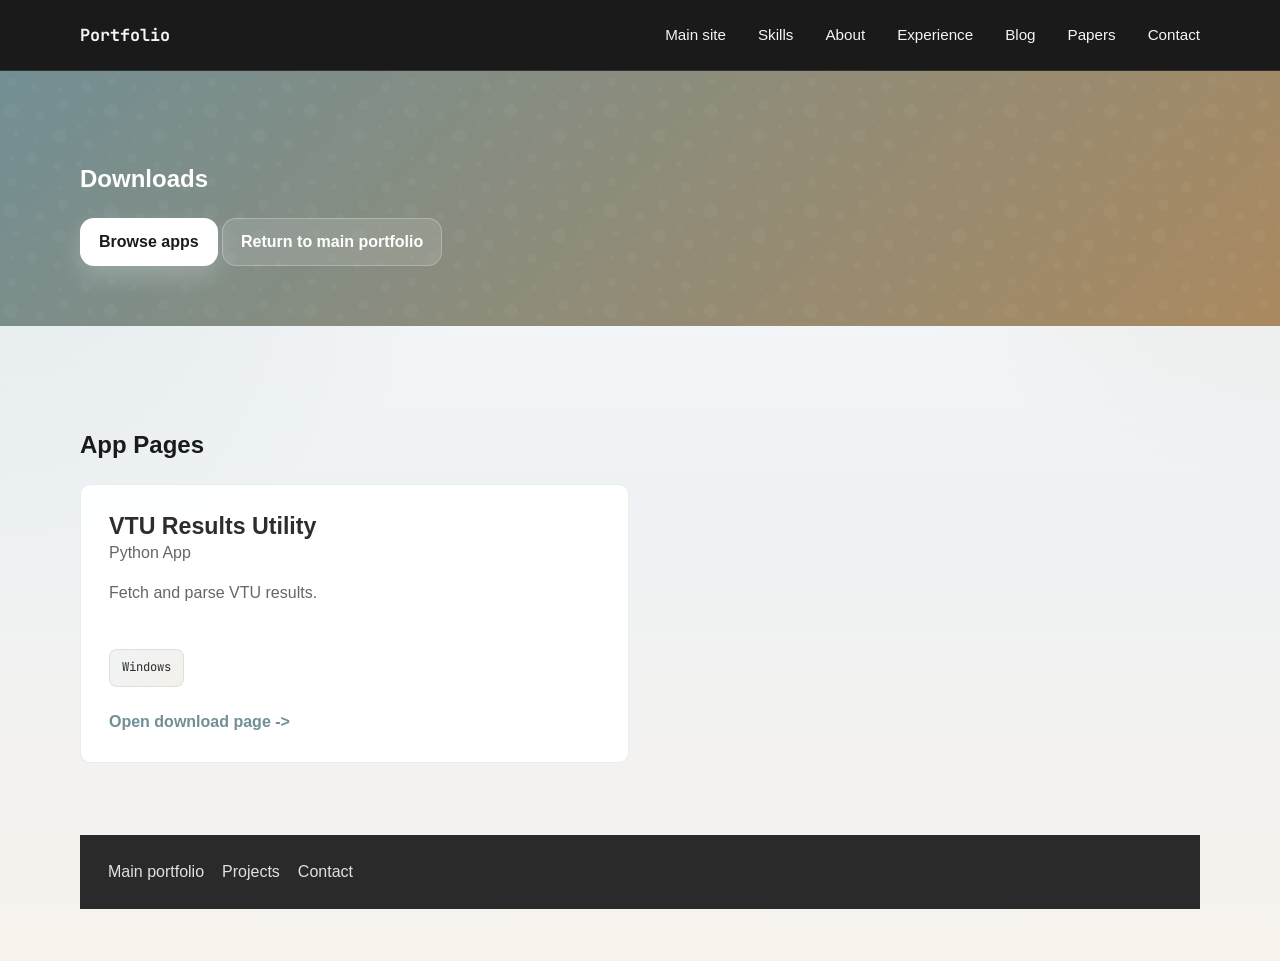
<file: downloads/index.html>
<!doctype html>
<html lang="en">
  <head>
    <meta charset="UTF-8" />
    <meta name="viewport" content="width=device-width, initial-scale=1.0" />
    <title>Downloads | SamStack</title>
    <link rel="icon" type="image/svg+xml" href="../favicon.svg" />
    <link rel="preconnect" href="https://fonts.googleapis.com" />
    <link rel="preconnect" href="https://fonts.gstatic.com" crossorigin />
    <link
      href="https://fonts.googleapis.com/css2?family=Playfair+Display:wght@600;700;900&family=JetBrains+Mono:wght@400;600;700&display=swap"
      rel="stylesheet"
    />
    <link rel="stylesheet" href="./styles.css" />
  </head>
  <body data-page="downloads-index">
   
 <nav>
      <div class="container">
        <a href="#" class="logo">Portfolio</a>
        <ul class="nav-links">
          <li><a href="../index.html">Main site</a></li>
          <li><a href="../index.html#skills">Skills</a></li>
          <li><a href="../index.html#about">About</a></li>
          <li><a href="../index.html#experience">Experience</a></li>
          <li><a href="../index.html#blog">Blog</a></li>
          <li><a href="../index.html#papers">Papers</a></li>
          <li><a href="../index.html#contact">Contact</a></li>
        </ul>
      </div>
    </nav>
    <main>
      <section class="hero">
        <div class="container">
          <div class="hero-shell">
            <div class="hero-grid">
              <div>
                <h1 id="downloadsTitle">Downloads</h1>
                
                <div class="hero-actions">
                  <a class="btn btn-primary" href="#apps">Browse apps</a>
                  <a class="btn btn-secondary" href="../index.html">Return to main portfolio</a>
                </div>
              </div>
             
            </div>
          </div>
        </div>
      </section>

      <section class="content-section" id="apps">
        <div class="container">
          <h2 class="section-heading">App Pages</h2>
         
          <div class="apps-grid" id="appsGrid" aria-live="polite"></div>
        </div>
      </section>
    </main>

    <footer class="site-footer">
      <div class="container">
        <div class="footer-shell">
          <div class="footer-links">
            <a href="../index.html">Main portfolio</a>
            <a href="../index.html#projects">Projects</a>
            <a href="../index.html#contact">Contact</a>
          </div>
        </div>
      </div>
    </footer>

    <script src="./downloads.js"></script>
  </body>
</html>
</file>
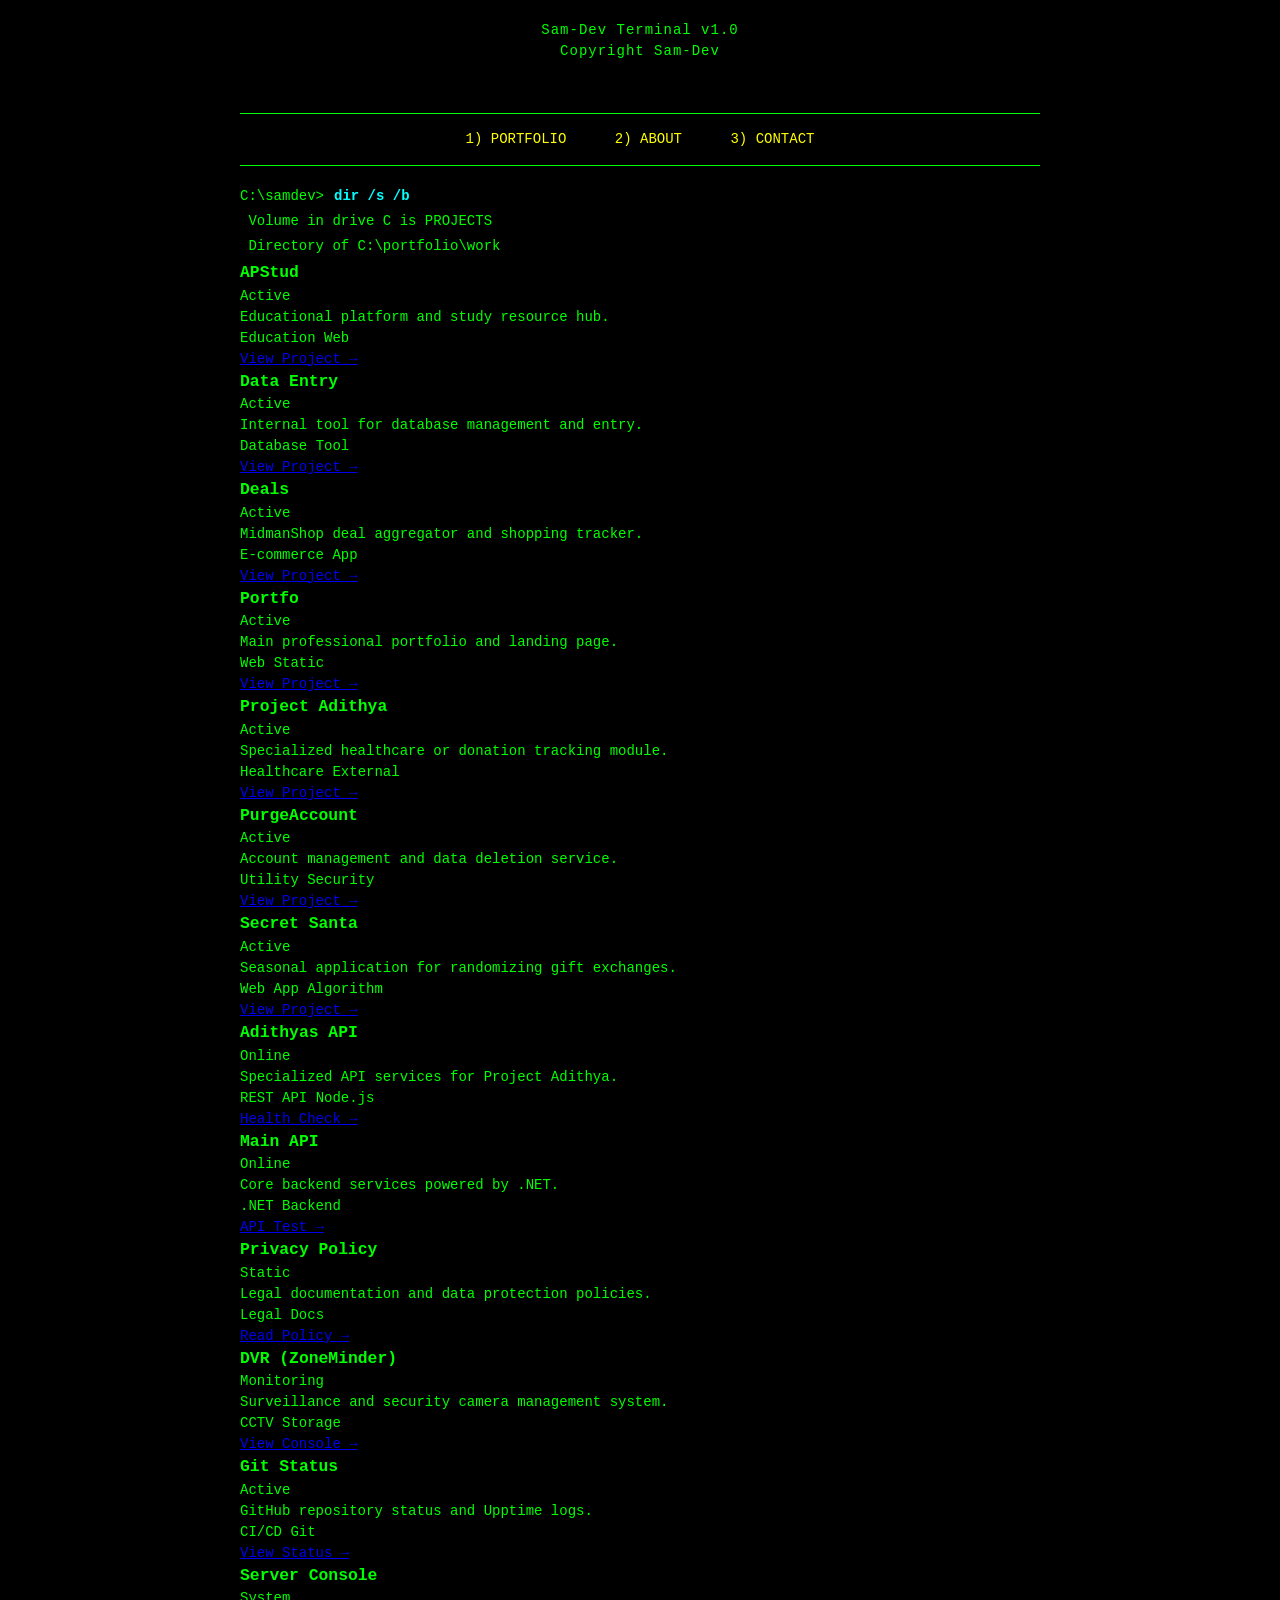
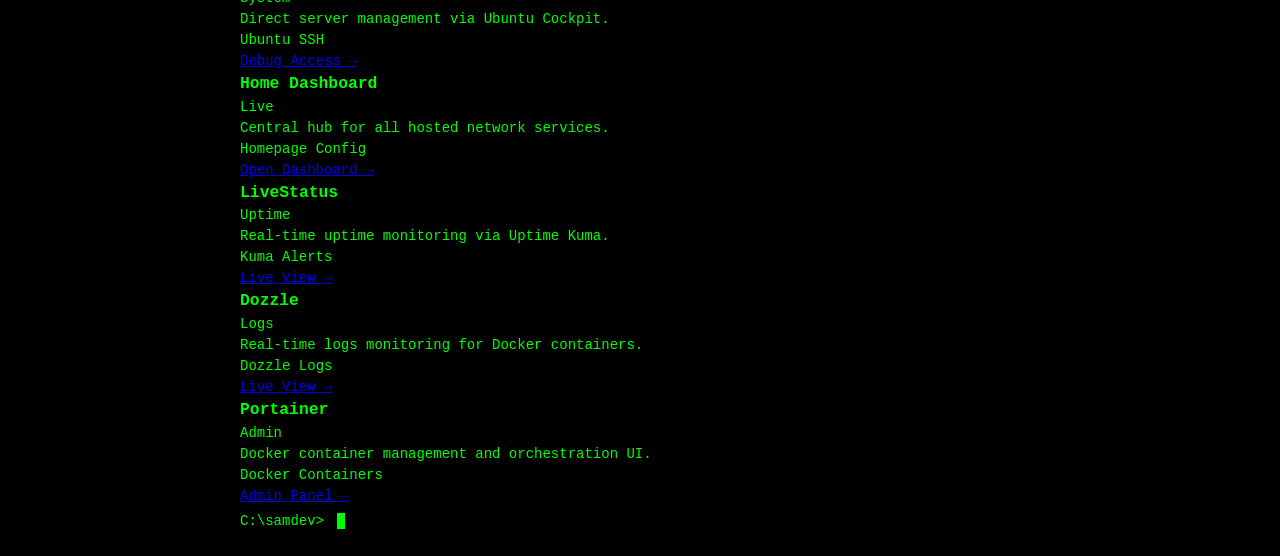
<file: alt.html>
<!DOCTYPE html>
<html lang="en">
<head>
   <link rel="icon" type="image/svg+xml" href="/favicon.svg">

    <meta charset="UTF-8">
    <meta name="viewport" content="width=device-width, initial-scale=1.0">
    <title>sam-dev portfolio</title>
    <style>
        * {
            margin: 0;
            padding: 0;
            box-sizing: border-box;
        }

        body {
            background: #000000;
            color: #00ff00;
            font-family: 'Courier New', monospace;
            font-size: 14px;
            line-height: 1.5;
            padding: 20px;
            min-height: 100vh;
            overflow-x: hidden;
        }

        .terminal {
            max-width: 800px;
            margin: 0 auto;
        }

        .line {
            margin-bottom: 8px;
            white-space: pre-wrap;
            word-wrap: break-word;
        }

        .prompt {
            color: #00ff00;
        }

        .user-input {
            color: #00ffff;
            font-weight: bold;
        }

        .output {
            color: #00ff00;
        }

        .header-text {
            color: #00ff00;
            text-align: center;
            margin-bottom: 30px;
            letter-spacing: 1px;
        }

        .menu {
            color: #ffff00;
            margin-bottom: 20px;
            text-align: center;
        }

        .menu-item {
            display: inline-block;
            margin: 0 15px;
            cursor: pointer;
            padding: 5px;
        }

        .menu-item:hover {
            background: #00ff00;
            color: #000000;
        }

        .section {
            display: none;
            margin-top: 20px;
        }

        .section.active {
            display: block;
        }

        .divider {
            color: #00ff00;
            margin: 20px 0;
            text-align: center;
        }

        .terminal-form {
  max-width: 520px;
}

.line {
  display: flex;
  align-items: center;
  gap: 10px;
  margin: 4px 0;
}

.prompt {
  min-width: 70px;
}

.input-field.inline {
  flex: 1;
}

.input-field.block {
  width: 100%;
}

textarea.input-field {
  resize: none;
}

.button-line {
  margin-top: 8px;
  gap: 12px;
}

        .input-field {
            background: transparent;
            border: none;
            color: #00ffff;
            font-family: 'Courier New', monospace;
            font-size: 14px;
            outline: none;
            width: 100%;
        }

        .input-field::placeholder {
            color: #008080;
        }

        .button-line {
            margin-top: 15px;
        }

        .btn {
            background: transparent;
            border: 1px solid #00ff00;
            color: #00ff00;
            padding: 5px 15px;
            margin-right: 10px;
            cursor: pointer;
            font-family: 'Courier New', monospace;
            font-size: 12px;
        }

        .btn:hover {
            background: #00ff00;
            color: #000000;
        }

        .project-item {
            margin-bottom: 15px;
            padding-left: 20px;
        }

        .project-name {
            color: #ffff00;
        }

        .project-desc {
            color: #00ff00;
            margin-left: 20px;
            margin-top: 5px;
        }

        .project-tags {
            color: #00ffff;
            font-size: 12px;
            margin-left: 20px;
            margin-top: 3px;
        }

        .cursor {
            display: inline-block;
            width: 8px;
            height: 16px;
            background: #00ff00;
            margin-left: 3px;
            animation: blink 1s infinite;
        }

        @keyframes blink {
            0%, 49% { opacity: 1; }
            50%, 100% { opacity: 0; }
        }
    </style>
</head>
<body>
    <div class="terminal">
        <div class="header-text">
            Sam-Dev Terminal v1.0<br>
            Copyright Sam-Dev<br>
            <br>
        </div>

        <div class="menu" style="border-top: 1px solid #00ff00; border-bottom: 1px solid #00ff00; padding: 10px;">
            <span class="menu-item" onclick="showSection('work')">1) PORTFOLIO</span>
            <span class="menu-item" onclick="showSection('about')">2) ABOUT</span>
            <span class="menu-item" onclick="showSection('contact')">3) CONTACT</span>
        </div>

        <!-- WORK SECTION -->
        <div id="work" class="section active">
            <div class="line"><span class="prompt">C:\samdev></span> <span class="user-input">dir /s /b</span></div>
            <div class="line"><span class="output"> Volume in drive C is PROJECTS</span></div>
            <div class="line"><span class="output"> Directory of C:\portfolio\work</span></div>

<!-- HERE -->
<div class="project-card" data-category="web">
  <div class="project-header">
    <h3 class="project-title">APStud</h3>
    <span class="project-status status-active">Active</span>
  </div>
  <p class="project-description">Educational platform and study resource hub.</p>
  <div class="tech-stack">
    <span class="tech-badge">Education</span>
    <span class="tech-badge">Web</span>
  </div>
  <a href="https://apstud.samstack.site" class="project-link">View Project →</a>
</div>

<div class="project-card" data-category="web">
  <div class="project-header">
    <h3 class="project-title">Data Entry</h3>
    <span class="project-status status-active">Active</span>
  </div>
  <p class="project-description">Internal tool for database management and entry.</p>
  <div class="tech-stack">
    <span class="tech-badge">Database</span>
    <span class="tech-badge">Tool</span>
  </div>
  <a href="https://dataentry.samstack.site" class="project-link">View Project →</a>
</div>

<div class="project-card" data-category="web">
  <div class="project-header">
    <h3 class="project-title">Deals</h3>
    <span class="project-status status-active">Active</span>
  </div>
  <p class="project-description">MidmanShop deal aggregator and shopping tracker.</p>
  <div class="tech-stack">
    <span class="tech-badge">E-commerce</span>
    <span class="tech-badge">App</span>
  </div>
  <a href="https://deals.samstack.site" class="project-link">View Project →</a>
</div>

<div class="project-card" data-category="web">
  <div class="project-header">
    <h3 class="project-title">Portfo</h3>
    <span class="project-status status-active">Active</span>
  </div>
  <p class="project-description">Main professional portfolio and landing page.</p>
  <div class="tech-stack">
    <span class="tech-badge">Web</span>
    <span class="tech-badge">Static</span>
  </div>
  <a href="https://www.samstack.site" class="project-link">View Project →</a>
</div>

<div class="project-card" data-category="web">
  <div class="project-header">
    <h3 class="project-title">Project Adithya</h3>
    <span class="project-status status-active">Active</span>
  </div>
  <p class="project-description">Specialized healthcare or donation tracking module.</p>
  <div class="tech-stack">
    <span class="tech-badge">Healthcare</span>
    <span class="tech-badge">External</span>
  </div>
  <a href="https://projectadithya.samstack.site" class="project-link">View Project →</a>
</div>

<div class="project-card" data-category="web">
  <div class="project-header">
    <h3 class="project-title">PurgeAccount</h3>
    <span class="project-status status-active">Active</span>
  </div>
  <p class="project-description">Account management and data deletion service.</p>
  <div class="tech-stack">
    <span class="tech-badge">Utility</span>
    <span class="tech-badge">Security</span>
  </div>
  <a href="https://purgeaccount.samstack.site" class="project-link">View Project →</a>
</div>

<div class="project-card" data-category="app">
  <div class="project-header">
    <h3 class="project-title">Secret Santa</h3>
    <span class="project-status status-active">Active</span>
  </div>
  <p class="project-description">Seasonal application for randomizing gift exchanges.</p>
  <div class="tech-stack">
    <span class="tech-badge">Web App</span>
    <span class="tech-badge">Algorithm</span>
  </div>
  <a href="https://secretsanta.samstack.site" class="project-link">View Project →</a>
</div>

<div class="project-card" data-category="api">
  <div class="project-header">
    <h3 class="project-title">Adithyas API</h3>
    <span class="project-status status-active">Online</span>
  </div>
  <p class="project-description">Specialized API services for Project Adithya.</p>
  <div class="tech-stack">
    <span class="tech-badge">REST API</span>
    <span class="tech-badge">Node.js</span>
  </div>
  <a href="https://adithyasapi.samstack.site/api/health" class="project-link">Health Check →</a>
</div>

<div class="project-card" data-category="api">
  <div class="project-header">
    <h3 class="project-title">Main API</h3>
    <span class="project-status status-active">Online</span>
  </div>
  <p class="project-description">Core backend services powered by .NET.</p>
  <div class="tech-stack">
    <span class="tech-badge">.NET</span>
    <span class="tech-badge">Backend</span>
  </div>
  <a href="https://api.samstack.site/api/test" class="project-link">API Test →</a>
</div>

<div class="project-card" data-category="legal">
  <div class="project-header">
    <h3 class="project-title">Privacy Policy</h3>
    <span class="project-status status-active">Static</span>
  </div>
  <p class="project-description">Legal documentation and data protection policies.</p>
  <div class="tech-stack">
    <span class="tech-badge">Legal</span>
    <span class="tech-badge">Docs</span>
  </div>
  <a href="https://www.samstack.site/privacy" class="project-link">Read Policy →</a>
</div>

<div class="project-card" data-category="infra">
  <div class="project-header">
    <h3 class="project-title">DVR (ZoneMinder)</h3>
    <span class="project-status status-active">Monitoring</span>
  </div>
  <p class="project-description">Surveillance and security camera management system.</p>
  <div class="tech-stack">
    <span class="tech-badge">CCTV</span>
    <span class="tech-badge">Storage</span>
  </div>
  <a href="https://dvr.samstack.site" class="project-link">View Console →</a>
</div>

<div class="project-card" data-category="infra">
  <div class="project-header">
    <h3 class="project-title">Git Status</h3>
    <span class="project-status status-active">Active</span>
  </div>
  <p class="project-description">GitHub repository status and Upptime logs.</p>
  <div class="tech-stack">
    <span class="tech-badge">CI/CD</span>
    <span class="tech-badge">Git</span>
  </div>
  <a href="https://status.samstack.site" class="project-link">View Status →</a>
</div>

<div class="project-card" data-category="infra">
  <div class="project-header">
    <h3 class="project-title">Server Console</h3>
    <span class="project-status status-active">System</span>
  </div>
  <p class="project-description">Direct server management via Ubuntu Cockpit.</p>
  <div class="tech-stack">
    <span class="tech-badge">Ubuntu</span>
    <span class="tech-badge">SSH</span>
  </div>
  <a href="https://debug.samstack.site" class="project-link">Debug Access →</a>
</div>

<div class="project-card" data-category="monitor">
  <div class="project-header">
    <h3 class="project-title">Home Dashboard</h3>
    <span class="project-status status-active">Live</span>
  </div>
  <p class="project-description">Central hub for all hosted network services.</p>
  <div class="tech-stack">
    <span class="tech-badge">Homepage</span>
    <span class="tech-badge">Config</span>
  </div>
  <a href="https://homepage.samstack.site" class="project-link">Open Dashboard →</a>
</div>

<div class="project-card" data-category="monitor">
  <div class="project-header">
    <h3 class="project-title">LiveStatus</h3>
    <span class="project-status status-active">Uptime</span>
  </div>
  <p class="project-description">Real-time uptime monitoring via Uptime Kuma.</p>
  <div class="tech-stack">
    <span class="tech-badge">Kuma</span>
    <span class="tech-badge">Alerts</span>
  </div>
  <a href="https://livestatus.samstack.site" class="project-link">Live View →</a>
</div>
<div class="project-card" data-category="monitor">
  <div class="project-header">
    <h3 class="project-title">Dozzle</h3>
    <span class="project-status status-active">Logs</span>
  </div>
  <p class="project-description">Real-time logs monitoring for Docker containers.</p>
  <div class="tech-stack">
    <span class="tech-badge">Dozzle</span>
    <span class="tech-badge">Logs</span>
  </div>
  <a href="https://livestatus.samstack.site" class="project-link">Live View →</a>
</div>

<div class="project-card" data-category="monitor">
  <div class="project-header">
    <h3 class="project-title">Portainer</h3>
    <span class="project-status status-active">Admin</span>
  </div>
  <p class="project-description">Docker container management and orchestration UI.</p>
  <div class="tech-stack">
    <span class="tech-badge">Docker</span>
    <span class="tech-badge">Containers</span>
  </div>
  <a href="https://console.samstack.site" class="project-link">Admin Panel →</a>
</div>
</div>

            <!-- <div class="project-item">
                <div class="project-name">> SOUNDWAVE_APP</div>
                <div class="project-desc">Music streaming interface - Real-time visualizations & playback</div>
                <div class="project-tags">[UI/UX] [APP DESIGN]</div>
                <div class="button-line">
                    <button class="btn" onclick="alert('Opening project...')">VIEW</button>
                </div>
            </div>

            <div class="project-item">
                <div class="project-name">> OCEAN_PORTAL</div>
                <div class="project-desc">Environmental awareness platform - Data visualizations & content</div>
                <div class="project-tags">[DEVELOPMENT] [DATA VIZ]</div>
                <div class="button-line">
                    <button class="btn" onclick="alert('Opening project...')">VIEW</button>
                </div>
            </div>

            <div class="project-item">
                <div class="project-name">> SUNSET_GALLERY</div>
                <div class="project-desc">Photography portfolio - Lightbox galleries & print shop integration</div>
                <div class="project-tags">[WEB DESIGN] [E-COMMERCE]</div>
                <div class="button-line">
                    <button class="btn" onclick="alert('Opening project...')">VIEW</button>
                </div>
            </div> -->
            <div class="line"><span class="prompt">C:\samdev></span><span class="cursor"></span></div>

        </div>

        <!-- ABOUT SECTION -->
        <div id="about" class="section">
            <div class="line"><span class="prompt">C:\samdev></span> <span class="user-input">type bio.txt</span></div>
            <div class="divider">====================================</div>

            <div class="line"><span class="output">IBTISAM</span></div>
<div class="line"><span class="output">Computer Engineering Student | Backend & Systems</span></div>

            <div class="line" style="margin-top: 15px;"><span class="output">First-year Computer Engineering student focused on backend systems,</span></div>
            <div class="line"><span class="output">Linux-based development, and secure application infrastructure.</span></div>
            <div class="line"><span class="output">Experienced in building and deploying backend APIs using C#, .NET,</span></div>
            <div class="line"><span class="output">Python, and Dart/Flutter, with strong foundations in SQL and</span></div>
            <div class="line"><span class="output">PostgreSQL-based platforms such as Firebase and Supabase.</span></div>
            <div class="line"><span class="output">Maintains self-hosted server infrastructure and has deployed</span></div>
            <div class="line"><span class="output">production-grade APIs with authentication, validation, and</span></div>
            <div class="line"><span class="output">security-first design considerations.</span></div>
            <div class="line"><span class="output">Projects are primarily proprietary and built for real institutional</span></div>
            <div class="line"><span class="output">requirements; GitHub reflects active development, and one project</span></div>
            <div class="line"><span class="output">is referenced by my college’s official website.</span></div>

<div class="line" style="margin-top: 15px;"><span class="output">CORE SKILLS:</span></div>
<div class="line"><span class="output">  • Backend Development & API Design</span></div>
<div class="line"><span class="output">  • Linux Systems & Self-Hosted Infrastructure</span></div>
<div class="line"><span class="output">  • SQL, PostgreSQL, Firebase, Supabase</span></div>
<div class="line"><span class="output">  • Networking: DNS, Port Forwarding, VPNs, Tunneling</span></div>
<div class="line"><span class="output">  • Security-Focused Development Practices</span></div>


<div class="line" style="margin-top: 15px;"><span class="output">TOOLS & ENVIRONMENTS:</span></div>
<div class="line"><span class="output">  • VS Code, Visual Studio 2022</span></div>
<div class="line"><span class="output">  • Vim, Nano</span></div>
<div class="line"><span class="output">  • Android Studio</span></div>
<div class="line"><span class="output">  • Git, GitHub</span></div>



            <div class="divider">====================================</div>

                <div class="line"><span class="prompt">C:\samdev></span><span class="cursor"></span></div>

        </div>

        <!-- CONTACT SECTION -->
        <div id="contact" class="section">
            <div class="line"><span class="prompt">C:\portfolio></span> <span class="user-input">edit contact.ini</span></div>

            <div class="line" style="margin-top: 20px;">
                <span class="output">--- CONTACT FORM ---</span>
            </div>

<form onsubmit="handleSubmit(event)" class="terminal-form">
  <div class="line">
    <span class="prompt">NAME</span>
    <input type="text" class="input-field inline" placeholder="your name" id="name">
  </div>

  <div class="line">
    <span class="prompt">EMAIL</span>
    <input type="email" class="input-field inline" placeholder="you@example.com" id="email">
  </div>

  <div class="line">
    <span class="prompt">MESSAGE</span>

  </div>
    <div class="line">
    <textarea
      class="input-field block"
      rows="3"
      placeholder="briefly describe your message"
      id="message"></textarea>
  </div>

  <div class="line button-line">
    <button type="submit" class="btn">SEND</button>
    <button type="reset" class="btn">CLEAR</button>
  </div>
</form>


            <div class="divider">====================================</div>

            <div class="line"><span class="output">DIRECT CONTACT:</span></div>
            <div class="line"><span class="output">  EMAIL: contact@samstack.site</span></div>
            <div class="line"><span class="output">  GITHUB: github.com/Sam-Builds</span></div>
            <div class="line"><span class="output">  LINKEDIN: linkedin.com/in/sam-devstack</span></div>

            <div class="line" style="margin-top: 20px;">
                <span class="prompt">C:\portfolio></span><span class="cursor"></span>
            </div>
        </div>
    </div>

    <script>
        function showSection(sectionId) {
            const sections = document.querySelectorAll('.section');
            sections.forEach(s => s.classList.remove('active'));
            document.getElementById(sectionId).classList.add('active');
        }

        function handleSubmit(e) {
            e.preventDefault();
            const name = document.getElementById('name').value;
            alert(`Message sent successfully!\n\nThank you ${name || 'friend'}, I'll get back to you soon.`);
            e.target.reset();
        }

    </script>
</body>
</html>
</file>
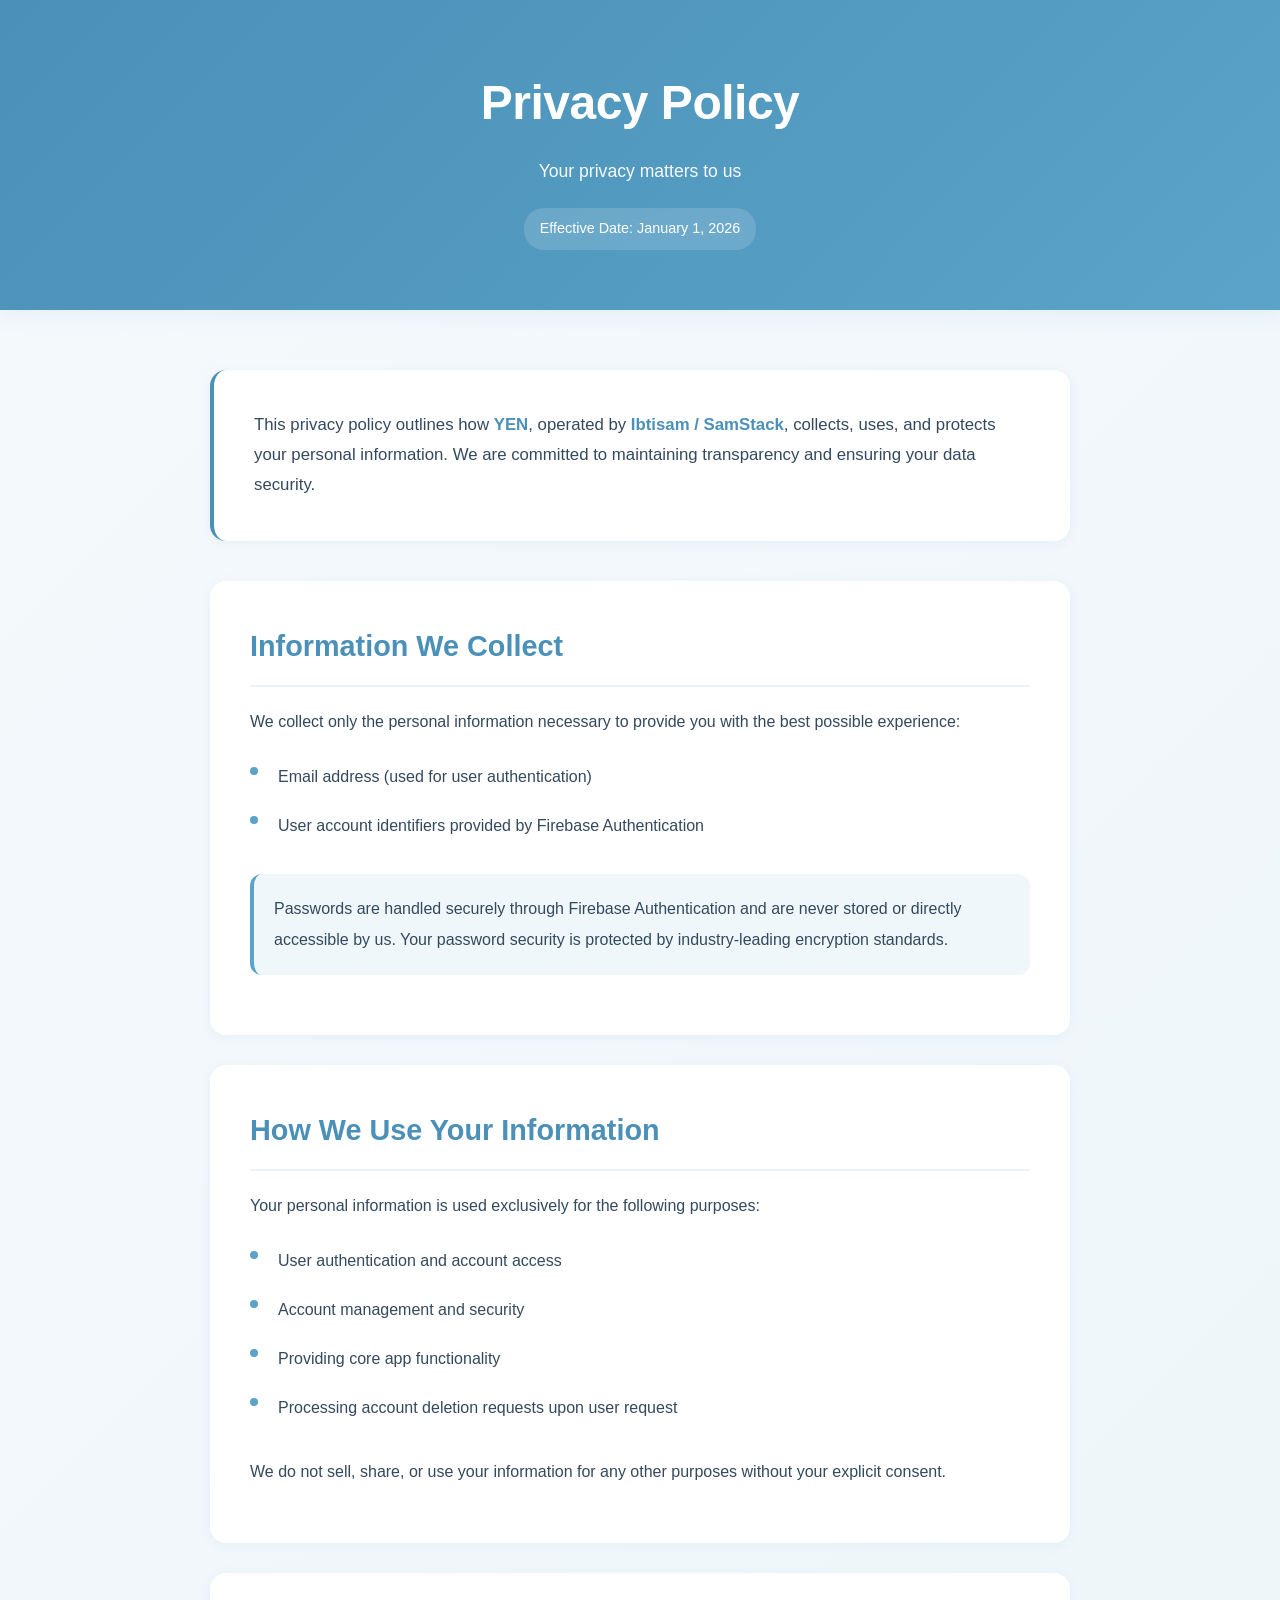
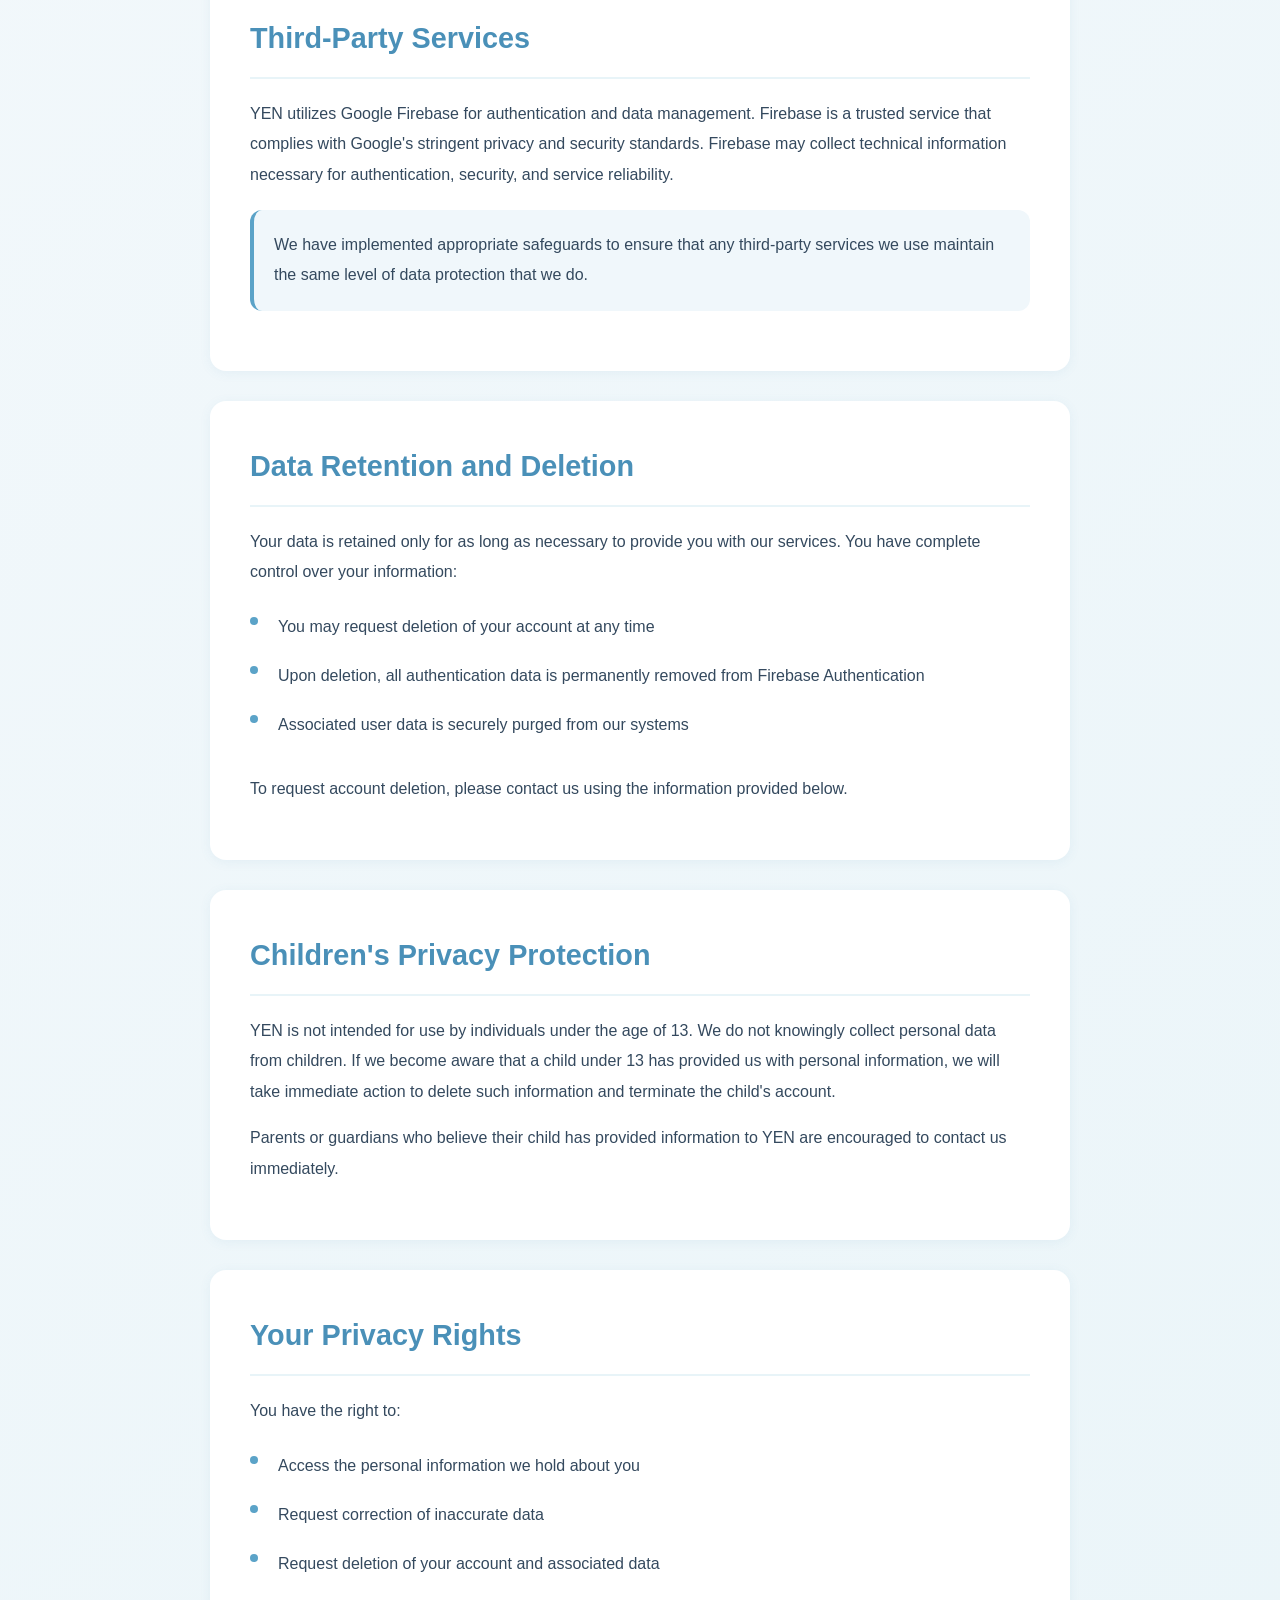
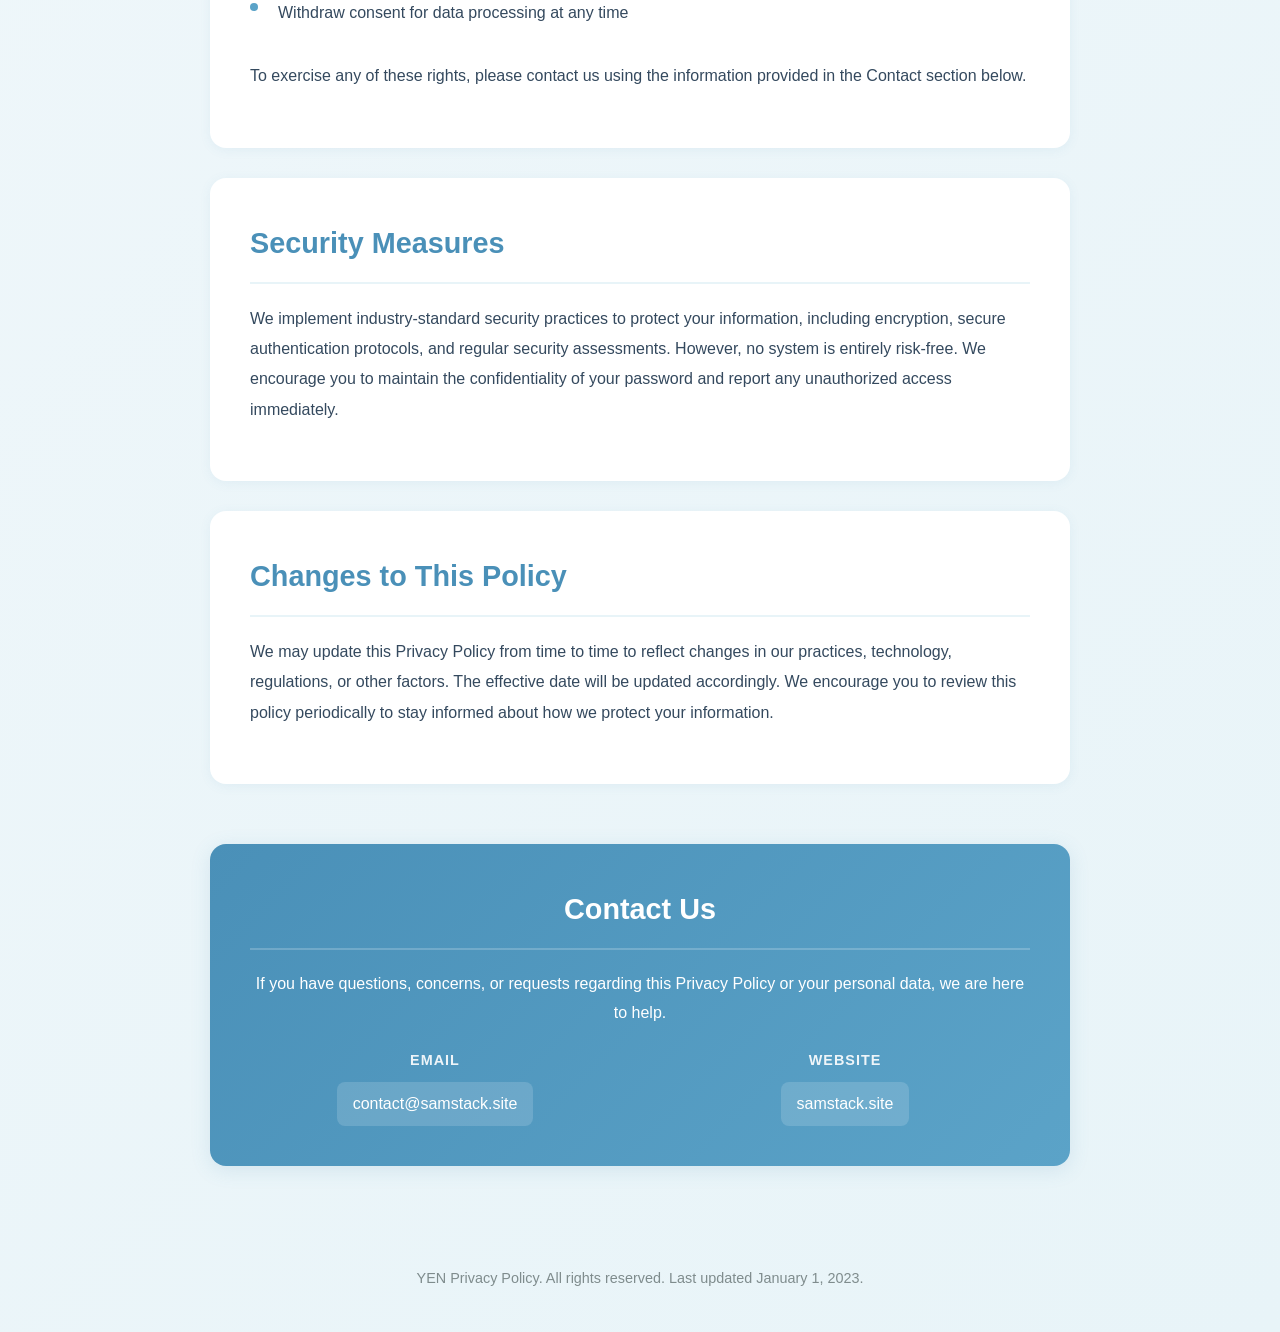
<file: privacy.html>
<!DOCTYPE html>
<html lang="en">
<head>
    <meta charset="UTF-8">
    <meta name="viewport" content="width=device-width, initial-scale=1.0">
    <title>Privacy Policy - YEN</title>
    <style>
        * {
            margin: 0;
            padding: 0;
            box-sizing: border-box;
        }

        html {
            scroll-behavior: smooth;
        }

        body {
            font-family: -apple-system, BlinkMacSystemFont, 'Segoe UI', Roboto, 'Helvetica Neue', Arial, sans-serif;
            line-height: 1.8;
            color: #2c3e50;
            background: linear-gradient(135deg, #f5f9fc 0%, #e8f4f8 100%);
            min-height: 100vh;
        }

        header {
            background: linear-gradient(135deg, #4a90b8 0%, #5ba3c8 100%);
            color: white;
            padding: 60px 20px;
            text-align: center;
            box-shadow: 0 4px 20px rgba(74, 144, 184, 0.1);
        }

        .header-content h1 {
            font-size: 3em;
            margin-bottom: 10px;
            font-weight: 700;
            letter-spacing: -0.5px;
        }

        .header-content p {
            font-size: 1.1em;
            opacity: 0.95;
            font-weight: 300;
        }

        .effective-date {
            display: inline-block;
            background: rgba(255, 255, 255, 0.15);
            padding: 8px 16px;
            border-radius: 20px;
            margin-top: 20px;
            font-size: 0.9em;
            backdrop-filter: blur(10px);
        }

        .container {
            max-width: 900px;
            margin: 0 auto;
            padding: 60px 20px;
        }

        .intro-section {
            background: white;
            padding: 40px;
            border-radius: 16px;
            margin-bottom: 40px;
            box-shadow: 0 2px 12px rgba(74, 144, 184, 0.08);
            border-left: 4px solid #4a90b8;
        }

        .intro-section p {
            color: #34495e;
            font-size: 1.05em;
        }

        .intro-section strong {
            color: #4a90b8;
            font-weight: 600;
        }

        .policy-section {
            background: white;
            padding: 40px;
            margin-bottom: 30px;
            border-radius: 16px;
            box-shadow: 0 2px 12px rgba(74, 144, 184, 0.08);
            transition: transform 0.3s ease, box-shadow 0.3s ease;
        }

        .policy-section:hover {
            transform: translateY(-2px);
            box-shadow: 0 4px 20px rgba(74, 144, 184, 0.12);
        }

        .policy-section h2 {
            color: #4a90b8;
            font-size: 1.8em;
            margin-bottom: 20px;
            padding-bottom: 12px;
            border-bottom: 2px solid #e8f4f8;
        }

        .policy-section h3 {
            color: #5ba3c8;
            font-size: 1.2em;
            margin-top: 24px;
            margin-bottom: 12px;
        }

        .policy-section p {
            color: #34495e;
            margin-bottom: 16px;
            line-height: 1.9;
        }

        .policy-section ul {
            list-style: none;
            margin: 16px 0 24px 0;
        }

        .policy-section li {
            padding: 10px 0 10px 28px;
            position: relative;
            color: #34495e;
        }

        .policy-section li:before {
            content: '';
            position: absolute;
            left: 0;
            top: 14px;
            width: 8px;
            height: 8px;
            background: #5ba3c8;
            border-radius: 50%;
        }

        .highlight {
            background: #f0f7fb;
            padding: 20px;
            border-radius: 12px;
            border-left: 4px solid #5ba3c8;
            margin: 20px 0;
        }

        .highlight p {
            color: #34495e;
            margin: 0;
        }

        .contact-section {
            background: linear-gradient(135deg, #4a90b8 0%, #5ba3c8 100%);
            color: white;
            padding: 40px;
            border-radius: 16px;
            margin-top: 60px;
            text-align: center;
            box-shadow: 0 4px 20px rgba(74, 144, 184, 0.15);
        }

        .contact-section h2 {
            color: white;
            margin-bottom: 20px;
            font-size: 1.8em;
            border-bottom: 2px solid rgba(255, 255, 255, 0.2);
            padding-bottom: 12px;
        }

        .contact-info {
            display: flex;
            justify-content: center;
            gap: 40px;
            flex-wrap: wrap;
            margin-top: 20px;
        }

        .contact-item {
            flex: 1;
            min-width: 200px;
        }

        .contact-item p:first-child {
            font-size: 0.9em;
            opacity: 0.9;
            margin-bottom: 8px;
            text-transform: uppercase;
            letter-spacing: 1px;
            font-weight: 600;
        }

        .contact-item a {
            color: white;
            text-decoration: none;
            font-weight: 500;
            padding: 8px 16px;
            background: rgba(255, 255, 255, 0.15);
            border-radius: 8px;
            display: inline-block;
            transition: background 0.3s ease;
        }

        .contact-item a:hover {
            background: rgba(255, 255, 255, 0.25);
        }

        footer {
            text-align: center;
            padding: 40px 20px;
            color: #7f8c8d;
            font-size: 0.9em;
        }

        .divider {
            height: 1px;
            background: linear-gradient(90deg, transparent, #d0e4f2, transparent);
            margin: 30px 0;
        }

        @media (max-width: 768px) {
            .header-content h1 {
                font-size: 2em;
            }

            .container {
                padding: 30px 15px;
            }

            .policy-section {
                padding: 25px;
            }

            .policy-section h2 {
                font-size: 1.4em;
            }

            .contact-info {
                gap: 20px;
            }
        }
    </style>
</head>
<body>
    <header>
        <div class="header-content">
            <h1>Privacy Policy</h1>
            <p>Your privacy matters to us</p>
            <div class="effective-date">Effective Date: January 1, 2026</div>
        </div>
    </header>

    <div class="container">
        <div class="intro-section">
            <p>This privacy policy outlines how <strong>YEN</strong>, operated by <strong>Ibtisam / SamStack</strong>, collects, uses, and protects your personal information. We are committed to maintaining transparency and ensuring your data security.</p>
        </div>

        <div class="policy-section">
            <h2>Information We Collect</h2>
            <p>We collect only the personal information necessary to provide you with the best possible experience:</p>
            <ul>
                <li>Email address (used for user authentication)</li>
                <li>User account identifiers provided by Firebase Authentication</li>
            </ul>
            <div class="highlight">
                <p>Passwords are handled securely through Firebase Authentication and are never stored or directly accessible by us. Your password security is protected by industry-leading encryption standards.</p>
            </div>
        </div>

        <div class="policy-section">
            <h2>How We Use Your Information</h2>
            <p>Your personal information is used exclusively for the following purposes:</p>
            <ul>
                <li>User authentication and account access</li>
                <li>Account management and security</li>
                <li>Providing core app functionality</li>
                <li>Processing account deletion requests upon user request</li>
            </ul>
            <p>We do not sell, share, or use your information for any other purposes without your explicit consent.</p>
        </div>

        <div class="policy-section">
            <h2>Third-Party Services</h2>
            <p>YEN utilizes Google Firebase for authentication and data management. Firebase is a trusted service that complies with Google's stringent privacy and security standards. Firebase may collect technical information necessary for authentication, security, and service reliability.</p>
            <div class="highlight">
                <p>We have implemented appropriate safeguards to ensure that any third-party services we use maintain the same level of data protection that we do.</p>
            </div>
        </div>

        <div class="policy-section">
            <h2>Data Retention and Deletion</h2>
            <p>Your data is retained only for as long as necessary to provide you with our services. You have complete control over your information:</p>
            <ul>
                <li>You may request deletion of your account at any time</li>
                <li>Upon deletion, all authentication data is permanently removed from Firebase Authentication</li>
                <li>Associated user data is securely purged from our systems</li>
            </ul>
            <p>To request account deletion, please contact us using the information provided below.</p>
        </div>

        <div class="policy-section">
            <h2>Children's Privacy Protection</h2>
            <p>YEN is not intended for use by individuals under the age of 13. We do not knowingly collect personal data from children. If we become aware that a child under 13 has provided us with personal information, we will take immediate action to delete such information and terminate the child's account.</p>
            <p>Parents or guardians who believe their child has provided information to YEN are encouraged to contact us immediately.</p>
        </div>

        <div class="policy-section">
            <h2>Your Privacy Rights</h2>
            <p>You have the right to:</p>
            <ul>
                <li>Access the personal information we hold about you</li>
                <li>Request correction of inaccurate data</li>
                <li>Request deletion of your account and associated data</li>
                <li>Withdraw consent for data processing at any time</li>
            </ul>
            <p>To exercise any of these rights, please contact us using the information provided in the Contact section below.</p>
        </div>

        <div class="policy-section">
            <h2>Security Measures</h2>
            <p>We implement industry-standard security practices to protect your information, including encryption, secure authentication protocols, and regular security assessments. However, no system is entirely risk-free. We encourage you to maintain the confidentiality of your password and report any unauthorized access immediately.</p>
        </div>

        <div class="policy-section">
            <h2>Changes to This Policy</h2>
            <p>We may update this Privacy Policy from time to time to reflect changes in our practices, technology, regulations, or other factors. The effective date will be updated accordingly. We encourage you to review this policy periodically to stay informed about how we protect your information.</p>
        </div>

        <div class="contact-section">
            <h2>Contact Us</h2>
            <p>If you have questions, concerns, or requests regarding this Privacy Policy or your personal data, we are here to help.</p>
            <div class="contact-info">
                <div class="contact-item">
                    <p>Email</p>
                    <a href="mailto:contact@samstack.site">contact@samstack.site</a>
                </div>
                <div class="contact-item">
                    <p>Website</p>
                    <a href="https://samstack.site" target="_blank">samstack.site</a>
                </div>
            </div>
        </div>
    </div>

    <footer>
        <p>YEN Privacy Policy. All rights reserved. Last updated January 1, 2023.</p>
    </footer>
</body>
</html>
</file>
<file: downloads/styles.css>
:root {
  --gradient-start: #708f96;
  --gradient-end: #aa895f;
  --dark: #1a1a1a;
  --light: #f5f5f5;
  --accent: #aa895f;
  --text: #2d2d2d;
  --text-light: #666;
  --card-bg: rgba(255, 255, 255, 0.95);
  --border: rgba(112, 143, 150, 0.16);
  --shadow: 0 18px 60px rgba(26, 26, 26, 0.12);
  --hero-shadow: 0 30px 90px rgba(26, 26, 26, 0.18);
}

* {
  box-sizing: border-box;
}

html {
  font-size: 16px;
  scroll-behavior: smooth;
}

body {
  margin: 0;
  min-height: 100vh;
  font-family: 'Inter', 'Segoe UI', sans-serif;
  color: var(--text);
  background:
    radial-gradient(circle at top left, rgba(112, 143, 150, 0.18), transparent 35%),
    radial-gradient(circle at top right, rgba(170, 137, 95, 0.18), transparent 30%),
    linear-gradient(180deg, #fbfcfd 0%, #eef2f4 52%, #f7f2ec 100%);
  line-height: 1.6;
}


/* Desktop nav */
.nav-links {
  display: none;
  gap: 32px;
  list-style: none;
}

@media (min-width: 768px) {
  .nav-links {
    display: flex;
  }
}

.nav-links a {
  color: var(--light);
  text-decoration: none;
  font-size: 0.95rem;
  font-weight: 500;
  transition: color 0.3s;
  position: relative;
  padding: 4px 0;
}

.nav-links a::after {
  content: '';
  position: absolute;
  bottom: 0;
  left: 0;
  width: 0;
  height: 2px;
  background: linear-gradient(90deg, var(--gradient-start), var(--gradient-end));
  transition: width 0.3s;
}

.nav-links a:hover::after,
.nav-links a.active::after {
  width: 100%;
}

/* Navigation */
nav {
  position: fixed;
  top: 0;
  width: 100%;
  background: var(--dark);
  z-index: 1000;
  border-bottom: 1px solid rgba(255, 255, 255, 0.1);
  padding: 0;
  transition: all 0.3s ease;
}

nav.scrolled {
  box-shadow: var(--shadow);
}

nav .container {
  display: flex;
  justify-content: space-between;
  align-items: center;
  height: 70px;
}


body::before {
  content: '';
  position: fixed;
  inset: 0;
  background-image:
    linear-gradient(rgba(255, 255, 255, 0.18) 1px, transparent 1px),
    linear-gradient(90deg, rgba(255, 255, 255, 0.18) 1px, transparent 1px);
  background-size: 32px 32px;
  mask-image: linear-gradient(180deg, rgba(0, 0, 0, 0.4), transparent 70%);
  pointer-events: none;
}

a {
  color: inherit;
}

.container {
  width: min(1120px, calc(100% - 40px));
  margin: 0 auto;
}

.topbar {
  position: sticky;
  top: 0;
  z-index: 10;
  backdrop-filter: blur(14px);
  background: rgba(26, 26, 26, 0.88);
  border-bottom: 1px solid rgba(255, 255, 255, 0.08);
}

.topbar-inner {
  min-height: 72px;
  display: flex;
  align-items: center;
  justify-content: space-between;
  gap: 20px;
}

.logo {
  font-family: 'JetBrains Mono', monospace;
  font-size: 1.05rem;
  font-weight: 700;
  color: var(--light);
  text-decoration: none;
}

.top-links {
  display: flex;
  align-items: center;
  gap: 16px;
  flex-wrap: wrap;
  justify-content: flex-end;
}

.top-links a {
  text-decoration: none;
  color: rgba(245, 245, 245, 0.88);
  font-size: 0.95rem;
}

.top-links a:hover {
  color: #fff;
}
/* 
.hero {
  padding: 72px 0 40px;
}

.hero-shell {
  position: relative;
  overflow: hidden;
  border-radius: 28px;
  background: linear-gradient(135deg, rgba(112, 143, 150, 0.96), rgba(170, 137, 95, 0.92));
  color: white;
  padding: 44px;
  box-shadow: var(--hero-shadow);
}

.hero-shell::after {
  content: '';
  position: absolute;
  inset: auto -60px -80px auto;
  width: 260px;
  height: 260px;
  border-radius: 32px;
  transform: rotate(18deg);
  background: rgba(255, 255, 255, 0.12);
} */


/* Hero Section */
.hero {
  padding: 140px 0 60px;
  background: linear-gradient(135deg, var(--gradient-start) 0%, var(--gradient-end) 100%);
  color: white;
  position: relative;
  overflow: hidden;
}

.hero::before {
  content: '';
  position: absolute;
  top: 0;
  left: 0;
  right: 0;
  bottom: 0;
  background: url("data:image/svg+xml,%3Csvg width='100' height='100' viewBox='0 0 100 100' xmlns='http://www.w3.org/2000/svg'%3E%3Cpath d='M11 18c3.866 0 7-3.134 7-7s-3.134-7-7-7-7 3.134-7 7 3.134 7 7 7zm48 25c3.866 0 7-3.134 7-7s-3.134-7-7-7-7 3.134-7 7 3.134 7 7 7zm-43-7c1.657 0 3-1.343 3-3s-1.343-3-3-3-3 1.343-3 3 1.343 3 3 3zm63 31c1.657 0 3-1.343 3-3s-1.343-3-3-3-3 1.343-3 3 1.343 3 3 3zM34 90c1.657 0 3-1.343 3-3s-1.343-3-3-3-3 1.343-3 3 1.343 3 3 3zm56-76c1.657 0 3-1.343 3-3s-1.343-3-3-3-3 1.343-3 3 1.343 3 3 3zM12 86c2.21 0 4-1.79 4-4s-1.79-4-4-4-4 1.79-4 4 1.79 4 4 4zm28-65c2.21 0 4-1.79 4-4s-1.79-4-4-4-4 1.79-4 4 1.79 4 4 4zm23-11c2.76 0 5-2.24 5-5s-2.24-5-5-5-5 2.24-5 5 2.24 5 5 5zm-6 60c2.21 0 4-1.79 4-4s-1.79-4-4-4-4 1.79-4 4 1.79 4 4 4zm29 22c2.76 0 5-2.24 5-5s-2.24-5-5-5-5 2.24-5 5 2.24 5 5 5zM32 63c2.76 0 5-2.24 5-5s-2.24-5-5-5-5 2.24-5 5 2.24 5 5 5zm57-13c2.76 0 5-2.24 5-5s-2.24-5-5-5-5 2.24-5 5 2.24 5 5 5zm-9-21c1.105 0 2-.895 2-2s-.895-2-2-2-2 .895-2 2 .895 2 2 2zM60 91c1.105 0 2-.895 2-2s-.895-2-2-2-2 .895-2 2 .895 2 2 2zM35 41c1.105 0 2-.895 2-2s-.895-2-2-2-2 .895-2 2 .895 2 2 2zM12 60c1.105 0 2-.895 2-2s-.895-2-2-2-2 .895-2 2 .895 2 2 2z' fill='%23ffffff' fill-opacity='0.03' fill-rule='evenodd'/%3E%3C/svg%3E");
  pointer-events: none;
}

.hero-content {
  position: relative;
      padding: 0 48px;

  z-index: 1;
}

@media (min-width: 768px) {
  .hero-content {
    display: grid;
    grid-template-columns: 1fr 1fr;
    gap: 60px;
    align-items: center;
  }
}

.hero-text {
  padding: 24px;
  text-align: left;
}

@media (max-width: 767px) {
  .hero-text {
    margin-bottom: 40px;
  }
}

.eyebrow {
  display: inline-flex;
  padding: 8px 14px;
  margin-bottom: 18px;
  border-radius: 8px;
  background: rgba(255, 255, 255, 0.14);
  border: 1px solid rgba(255, 255, 255, 0.22);
  font-family: 'JetBrains Mono', monospace;
  font-size: 0.78rem;
  letter-spacing: 0.08em;
  text-transform: uppercase;
}
/* 
.hero-grid {
  position: relative;
  z-index: 1;
  display: grid;
  grid-template-columns: 1.5fr 0.9fr;
  gap: 28px;
  align-items: end;
}

.hero h1 {
  margin: 0 0 16px;
  font-family: 'Playfair Display', serif;
  font-size: clamp(2.4rem, 5vw, 4.5rem);
  line-height: 0.98;
}

.hero p {
  margin: 0;
  max-width: 680px;
  font-size: 1.06rem;
  color: rgba(255, 255, 255, 0.88);
}

.hero-actions {
  display: flex;
  gap: 14px;
  flex-wrap: wrap;
  margin-top: 28px;
} */

.btn,
.download-link,
.action-link {
  display: inline-flex;
  align-items: center;
  justify-content: center;
  gap: 10px;
  min-height: 48px;
  padding: 0 18px;
  border-radius: 14px;
  border: 1px solid transparent;
  text-decoration: none;
  font-weight: 600;
  transition: transform 0.2s ease, box-shadow 0.2s ease, background 0.2s ease;
}

.btn:hover,
.download-link:hover,
.action-link:hover {
  transform: translateY(-2px);
}

.btn-primary,
.download-link.primary {
  background: #fff;
  color: var(--dark);
  box-shadow: 0 10px 24px rgba(255, 255, 255, 0.22);
}

.btn-secondary,
.download-link.secondary,
.action-link {
  background: rgba(255, 255, 255, 0.12);
  color: #fff;
  border-color: rgba(255, 255, 255, 0.26);
}

.download-link.secondary {
  color: var(--dark);
}
/* 
.hero-panel {
  padding: 20px;
  border-radius: 22px;
  background: rgba(24, 24, 24, 0.16);
  border: 1px solid rgba(255, 255, 255, 0.18);
}

.hero-panel h2,
.section-heading,
.detail-card h2,
.downloads-list h2,
.empty-state h2 {
  margin: 0 0 14px;
  font-family: 'JetBrains Mono', monospace;
  font-size: 1rem;
  letter-spacing: 0.05em;
  text-transform: uppercase;
} */

.stat-list {
  display: grid;
  gap: 12px;
}

.stat-row {
  display: flex;
  justify-content: space-between;
  gap: 18px;
  padding-bottom: 10px;
  border-bottom: 1px solid rgba(255, 255, 255, 0.12);
}

.stat-row:last-child {
  padding-bottom: 0;
  border-bottom: none;
}

.stat-row span:first-child {
  color: rgba(255, 255, 255, 0.7);
}

.content-section {
  padding: 80px 0 72px;
}

.section-heading {
  color: var(--dark);
}

.section-subtitle {
  max-width: 640px;
  margin: 0 0 28px;
  color: var(--text-light);
}

.apps-grid {
  display: grid;
  grid-template-columns: repeat(2, minmax(0, 1fr));
  gap: 22px;
}

.card,
.detail-card,
.downloads-list,
.empty-state {
  background: var(--card-bg);
  border: 1px solid var(--border);
  border-radius: 10px;
}

.card {
  padding: 28px;
  display: flex;
  flex-direction: column;
  min-height: 100%;
}

.card-top {
  display: flex;
  justify-content: space-between;
  align-items: flex-start;
  gap: 16px;
  margin-bottom: 14px;
}

.card h3,
.detail-title {
  margin: 0;
  font-size: 1.45rem;
  line-height: 1.15;
}

.status-badge {
  display: inline-flex;
  align-items: center;
  justify-content: center;
  padding: 7px 12px;
  border-radius: 999px;
  background: rgba(16, 185, 129, 0.12);
  color: #0f8f63;
  font-family: 'JetBrains Mono', monospace;
  font-size: 0.76rem;
  text-transform: uppercase;
  letter-spacing: 0.05em;
  white-space: nowrap;
}

.card p,
.detail-copy p,
.empty-state p,
.meta-copy {
  margin: 0;
  color: var(--text-light);
}

.tag-row,
.meta-grid,
.actions-row,
.download-items {
  display: flex;
  flex-wrap: wrap;
  gap: 10px;
}

.tag {
  display: inline-flex;
  padding: 8px 12px;
  border-radius: 8px;
  background: linear-gradient(135deg, rgba(112, 143, 150, 0.1), rgba(170, 137, 95, 0.12));
  border: 1px solid rgba(112, 143, 150, 0.18);
  font-family: 'JetBrains Mono', monospace;
  font-size: 0.76rem;
}

.card-meta {
  display: grid;
  grid-template-columns: repeat(3, minmax(0, 1fr));
  gap: 10px;
  margin: 22px 0;
}

.meta-chip {
  padding: 12px;
  border-radius: 18px;
  background: rgba(26, 26, 26, 0.03);
  border: 1px solid rgba(26, 26, 26, 0.06);
}

.meta-label {
  display: block;
  margin-bottom: 6px;
  color: var(--text-light);
  font-size: 0.72rem;
  text-transform: uppercase;
  letter-spacing: 0.08em;
}

.meta-value {
  display: block;
  font-weight: 600;
}

.card-footer {
  margin-top: auto;
  padding-top: 22px;
}

.card-link {
  color: var(--gradient-start);
  font-weight: 700;
  text-decoration: none;
}

.card-link:hover {
  color: var(--gradient-end);
}

.empty-state {
  padding: 30px;
}
/* 
.breadcrumb {
  display: flex;
  flex-wrap: wrap;
  gap: 10px;
  margin-bottom: 22px;
  color: var(--text-light);
  font-family: 'JetBrains Mono', monospace;
  font-size: 0.82rem;
}

.breadcrumb a {
  text-decoration: none;
} */

.detail-layout {
  display: grid;
  grid-template-columns: minmax(0, 1.35fr) minmax(320px, 0.8fr);
  gap: 24px;
  padding-bottom: 72px;
}

.detail-card,
.downloads-list {
  padding: 28px;
}

.detail-copy {
  display: grid;
  gap: 18px;
}

.meta-grid {
  margin: 24px 0;
}

.meta-grid .meta-chip {
  flex: 1 1 140px;
}

.list-block {
  margin-top: 28px;
}

.list-block ul {
  list-style: disc;
  padding-left: 22px;
  margin: 12px 0 0;
  display: block;
}

.list-block li {
  margin: 0 0 10px;
  padding: 0;
  color: var(--text);
  line-height: 1.65;
}

.downloads-list {
  align-self: start;
  position: sticky;
  top: 92px;
}

.downloads-stack {
  display: grid;
  gap: 14px;
}

.download-item {
  padding: 16px;
  border-radius: 18px;
  background: rgba(26, 26, 26, 0.03);
  border: 1px solid rgba(26, 26, 26, 0.06);
}

.download-item strong,
.download-item span,
.download-item small {
  display: block;
}

.download-item small {
  margin-top: 4px;
  color: var(--text-light);
}

.downloads-note {
  padding: 16px;
  border-radius: 18px;
  background: rgba(170, 137, 95, 0.08);
  border: 1px solid rgba(170, 137, 95, 0.16);
  color: var(--text-light);
}

.site-footer {
  padding: 0 0 52px;
}

.footer-shell {
  display: flex;
  justify-content: space-between;
  gap: 20px;
  flex-wrap: wrap;
  padding: 24px 28px;
  background: rgba(26, 26, 26, 0.92);
  color: rgba(245, 245, 245, 0.9);
}

.footer-shell a {
  text-decoration: none;
  color: rgba(245, 245, 245, 0.9);
}

.footer-shell a:hover {
  color: white;
}

.footer-links {
  display: flex;
  gap: 18px;
  flex-wrap: wrap;
}

.visually-hidden {
  position: absolute;
  width: 1px;
  height: 1px;
  padding: 0;
  margin: -1px;
  overflow: hidden;
  clip: rect(0, 0, 0, 0);
  white-space: nowrap;
  border: 0;
}

@media (max-width: 960px) {
  .hero-grid,
  .detail-layout {
    grid-template-columns: 1fr;
  }

  .downloads-list {
    position: static;
  }
}

@media (max-width: 720px) {
  .container {
    width: min(100% - 28px, 1120px);
  }

  .hero-shell,
  .card,
  .detail-card,
  .downloads-list,
  .footer-shell,
  .empty-state {
    padding: 22px;
  }

  .apps-grid,
  .card-meta {
    grid-template-columns: 1fr;
  }

  .topbar-inner,
  .footer-shell {
    align-items: flex-start;
    flex-direction: column;
  }
}
</file>
